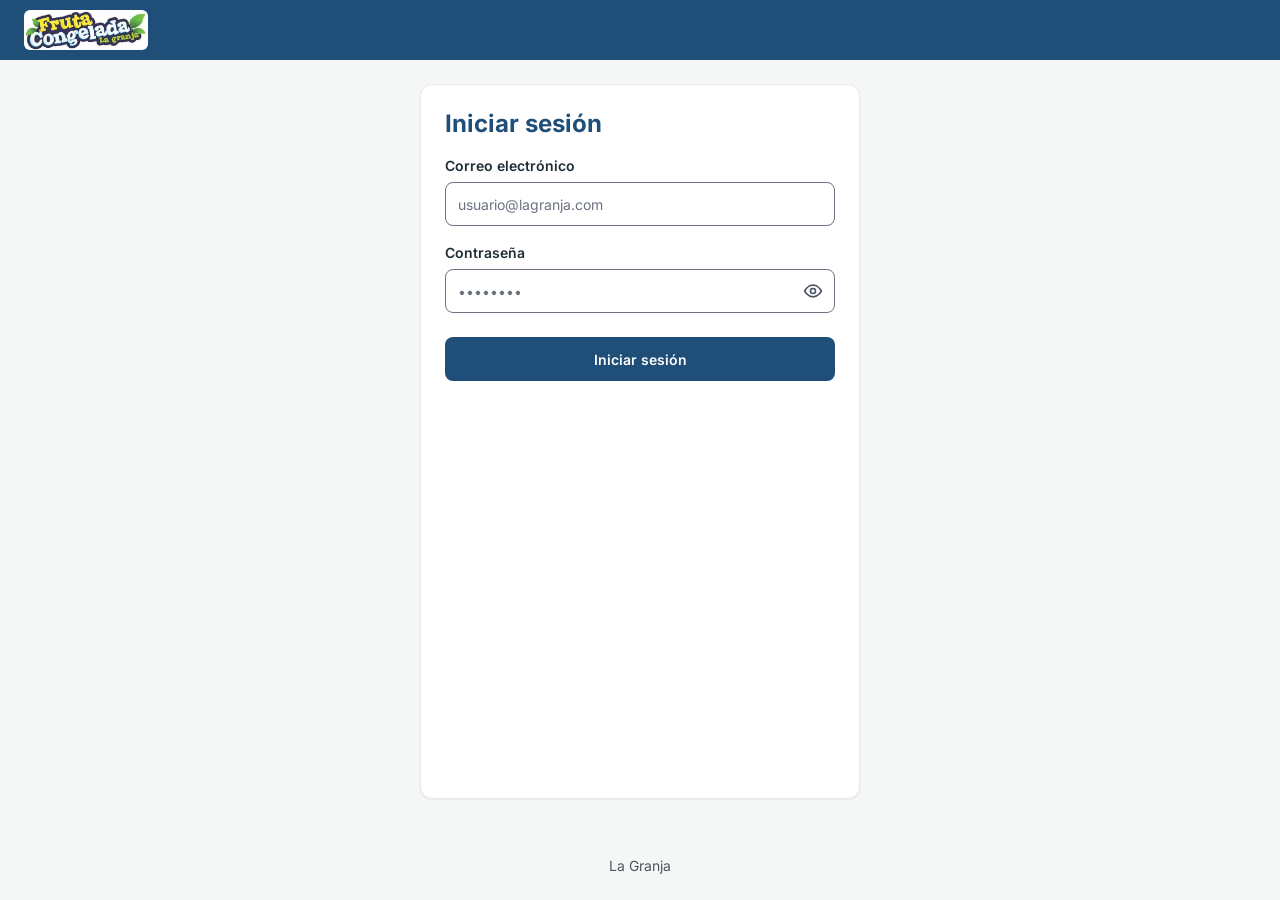
<file: index.html>
<!DOCTYPE html>
<html lang="es">
<head>
  <meta charset="utf-8">
  <meta name="viewport" content="width=device-width, initial-scale=1">
  <title>Iniciar sesión · La Granja</title>
  <meta name="description" content="Acceso al sistema de gestión de Fruta Congelada La Granja">
  <meta name="theme-color" content="#1F4E79">
  <link rel="icon" href="data:,">
  <link rel="stylesheet" href="css/estilos.css">
  <script>document.documentElement.className+=" js";</script>
</head>
<body>
  <a class="enlace-salto" href="#contenido">Saltar al contenido</a>
  <header class="barra barra--simple">
    <div class="barra__in">
      <a class="logo" href="index.html"><img src="img/logo.jpg" width="124" height="40" alt="Fruta Congelada La Granja, ir al inicio de sesión"></a>
    </div>
  </header>
  <main id="contenido" class="login">
    <section class="tarjeta tarjeta--login" aria-labelledby="titulo">
      <h1 id="titulo">Iniciar sesión</h1>
      <form action="inventario.html" method="get">
        <label for="usuario">Correo electrónico</label>
        <input id="usuario" type="email" autocomplete="username" placeholder="usuario@lagranja.com" required>
        <label for="clave">Contraseña</label>
        <div class="campo-clave">
          <input id="clave" type="password" autocomplete="current-password" placeholder="••••••••" required>
          <button class="ojo" type="button" aria-controls="clave" aria-pressed="false" aria-label="Mostrar contraseña"><svg aria-hidden="true" focusable="false" width="20" height="20" viewBox="0 0 24 24" fill="none" stroke="currentColor" stroke-width="2" stroke-linecap="round" stroke-linejoin="round"><path d="M2 12s3.6-7 10-7 10 7 10 7-3.6 7-10 7S2 12 2 12Z"/><circle cx="12" cy="12" r="3"/></svg></button>
        </div>
        <button class="btn btn--primario btn--completo" type="submit">Iniciar sesión</button>
      </form>
    </section>
  </main>
  <footer>
    <p>La Granja</p>
  </footer>
  <script src="js/app.js"></script>
</body>
</html>
</file>
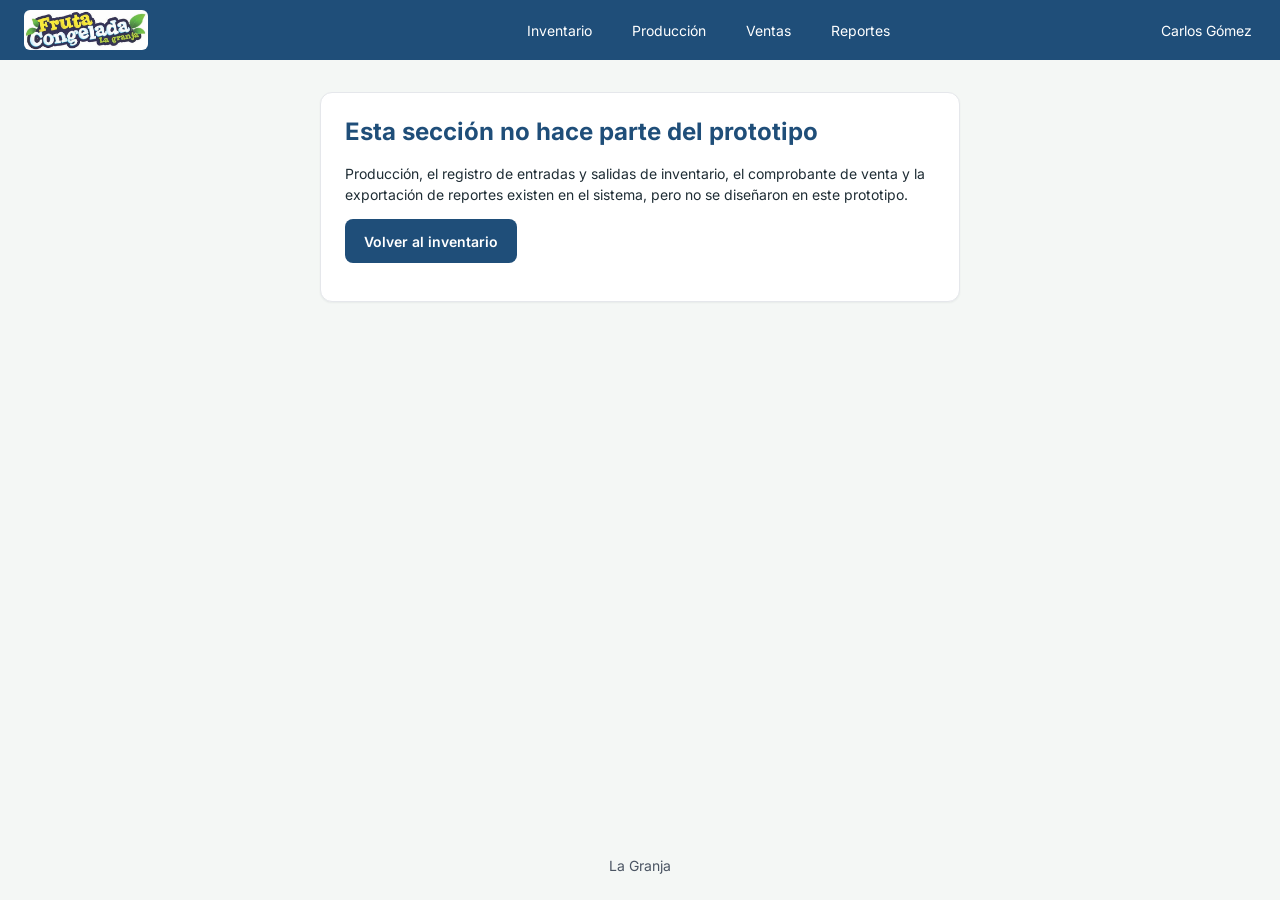
<file: en-construccion.html>
<!DOCTYPE html>
<html lang="es">
<head>
  <meta charset="utf-8">
  <meta name="viewport" content="width=device-width, initial-scale=1">
  <title>Sección fuera del prototipo · La Granja</title>
  <meta name="description" content="Sección que no hace parte del prototipo de este entregable">
  <meta name="theme-color" content="#1F4E79">
  <link rel="icon" href="data:,">
  <link rel="stylesheet" href="css/estilos.css">
  <script>document.documentElement.className+=" js";</script>
</head>
<body>
  <a class="enlace-salto" href="#contenido">Saltar al contenido</a>
  <header class="barra">
    <div class="barra__in">
      <a class="logo" href="index.html"><img src="img/logo.jpg" width="124" height="40" alt="Fruta Congelada La Granja, ir al inicio de sesión"></a>
      <button class="menu-toggle" type="button" aria-expanded="false" aria-controls="menu">Menú</button>
      <nav id="menu" class="menu" aria-label="Principal">
        <ul>
          <li><a href="inventario.html">Inventario</a></li><li><a href="en-construccion.html">Producción</a></li><li><a href="registrar-venta.html">Ventas</a></li><li><a href="reportes.html">Reportes</a></li>
          <li class="usuario"><span>Carlos Gómez</span></li>
        </ul>
      </nav>
    </div>
  </header>
  <main id="contenido">
    <section class="tarjeta tarjeta--form" aria-labelledby="titulo">
      <h1 id="titulo">Esta sección no hace parte del prototipo</h1>
      <p>Producción, el registro de entradas y salidas de inventario, el comprobante de venta y la exportación de reportes existen en el sistema, pero no se diseñaron en este prototipo.</p>
      <p><a class="btn btn--primario" href="inventario.html">Volver al inventario</a></p>
    </section>
  </main>
  <footer>
    <p>La Granja</p>
  </footer>
  <script src="js/app.js"></script>
</body>
</html>
</file>
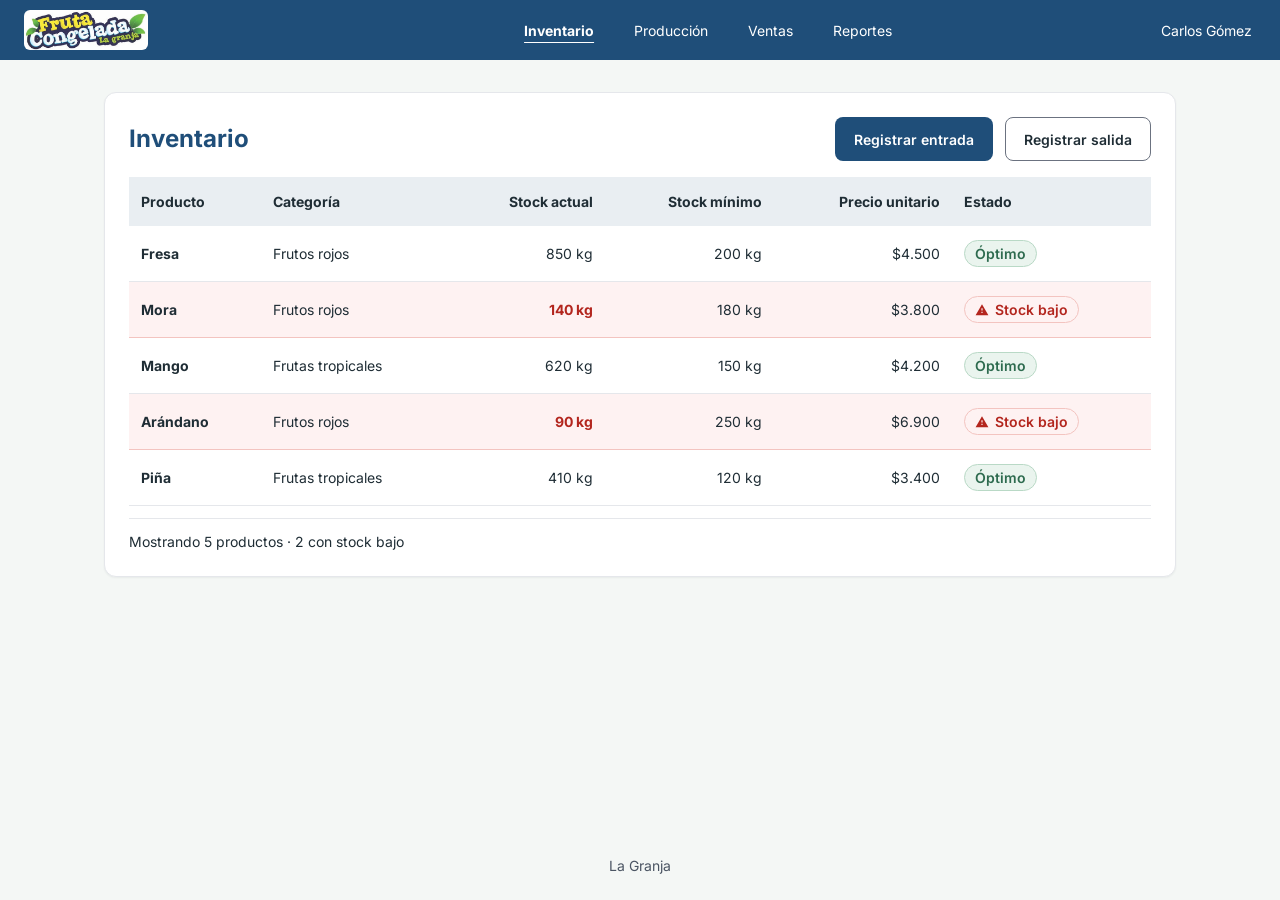
<file: inventario.html>
<!DOCTYPE html>
<html lang="es">
<head>
  <meta charset="utf-8">
  <meta name="viewport" content="width=device-width, initial-scale=1">
  <title>Inventario · La Granja</title>
  <meta name="description" content="Consulta del stock de productos de La Granja">
  <meta name="theme-color" content="#1F4E79">
  <link rel="icon" href="data:,">
  <link rel="stylesheet" href="css/estilos.css">
  <script>document.documentElement.className+=" js";</script>
</head>
<body>
  <a class="enlace-salto" href="#contenido">Saltar al contenido</a>
  <header class="barra">
    <div class="barra__in">
      <a class="logo" href="index.html"><img src="img/logo.jpg" width="124" height="40" alt="Fruta Congelada La Granja, ir al inicio de sesión"></a>
      <button class="menu-toggle" type="button" aria-expanded="false" aria-controls="menu">Menú</button>
      <nav id="menu" class="menu" aria-label="Principal">
        <ul>
          <li><a href="inventario.html" aria-current="page">Inventario</a></li><li><a href="en-construccion.html">Producción</a></li><li><a href="registrar-venta.html">Ventas</a></li><li><a href="reportes.html">Reportes</a></li>
          <li class="usuario"><span>Carlos Gómez</span></li>
        </ul>
      </nav>
    </div>
  </header>
  <main id="contenido">
    <section class="tarjeta" aria-labelledby="titulo">
      <div class="cabecera-pagina">
        <h1 id="titulo">Inventario</h1>
        <div class="acciones">
          <a class="btn btn--primario" href="en-construccion.html">Registrar entrada</a>
          <a class="btn btn--sec" href="en-construccion.html">Registrar salida</a>
        </div>
      </div>
      <table class="tabla">
        <caption class="sr-only">Stock actual de los productos</caption>
        <thead>
          <tr><th scope="col">Producto</th><th scope="col">Categoría</th><th scope="col" class="num">Stock actual</th><th scope="col" class="num">Stock mínimo</th><th scope="col" class="num">Precio unitario</th><th scope="col">Estado</th></tr>
        </thead>
        <tbody>
          <tr>
            <th scope="row">Fresa</th>
            <td data-label="Categoría">Frutos rojos</td>
            <td class="num" data-label="Stock actual">850 kg</td>
            <td class="num" data-label="Stock mínimo">200 kg</td>
            <td class="num" data-label="Precio unitario">$4.500</td>
            <td data-label="Estado"><span class="insignia insignia--ok">Óptimo</span></td>
          </tr>
          <tr class="alerta">
            <th scope="row">Mora</th>
            <td data-label="Categoría">Frutos rojos</td>
            <td class="num stock-bajo" data-label="Stock actual">140 kg</td>
            <td class="num" data-label="Stock mínimo">180 kg</td>
            <td class="num" data-label="Precio unitario">$3.800</td>
            <td data-label="Estado"><span class="insignia insignia--bajo"><svg aria-hidden="true" focusable="false" width="14" height="14" viewBox="0 0 24 24" fill="currentColor"><path d="M12 2 1 21h22L12 2Zm1 15h-2v-2h2v2Zm0-4h-2V9h2v4Z"/></svg> Stock bajo</span></td>
          </tr>
          <tr>
            <th scope="row">Mango</th>
            <td data-label="Categoría">Frutas tropicales</td>
            <td class="num" data-label="Stock actual">620 kg</td>
            <td class="num" data-label="Stock mínimo">150 kg</td>
            <td class="num" data-label="Precio unitario">$4.200</td>
            <td data-label="Estado"><span class="insignia insignia--ok">Óptimo</span></td>
          </tr>
          <tr class="alerta">
            <th scope="row">Arándano</th>
            <td data-label="Categoría">Frutos rojos</td>
            <td class="num stock-bajo" data-label="Stock actual">90 kg</td>
            <td class="num" data-label="Stock mínimo">250 kg</td>
            <td class="num" data-label="Precio unitario">$6.900</td>
            <td data-label="Estado"><span class="insignia insignia--bajo"><svg aria-hidden="true" focusable="false" width="14" height="14" viewBox="0 0 24 24" fill="currentColor"><path d="M12 2 1 21h22L12 2Zm1 15h-2v-2h2v2Zm0-4h-2V9h2v4Z"/></svg> Stock bajo</span></td>
          </tr>
          <tr>
            <th scope="row">Piña</th>
            <td data-label="Categoría">Frutas tropicales</td>
            <td class="num" data-label="Stock actual">410 kg</td>
            <td class="num" data-label="Stock mínimo">120 kg</td>
            <td class="num" data-label="Precio unitario">$3.400</td>
            <td data-label="Estado"><span class="insignia insignia--ok">Óptimo</span></td>
          </tr>
        </tbody>
      </table>
      <p class="pie-tabla">Mostrando 5 productos · 2 con stock bajo</p>
    </section>
  </main>
  <footer>
    <p>La Granja</p>
  </footer>
  <script src="js/app.js"></script>
</body>
</html>
</file>
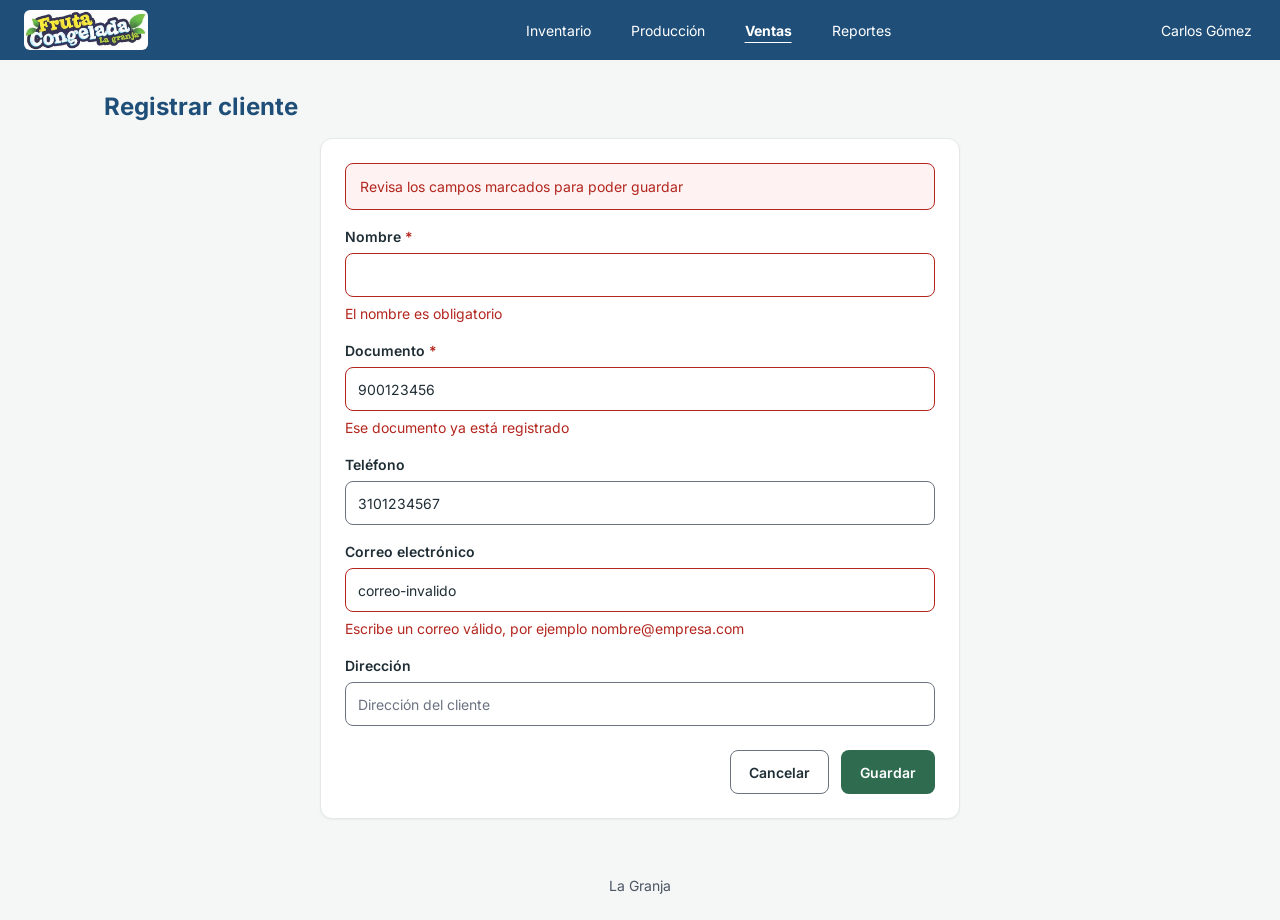
<file: registrar-cliente-errores.html>
<!DOCTYPE html>
<html lang="es">
<head>
  <meta charset="utf-8">
  <meta name="viewport" content="width=device-width, initial-scale=1">
  <title>Registrar cliente: errores de validación · La Granja</title>
  <meta name="description" content="Estado de error del formulario de registro de clientes">
  <meta name="theme-color" content="#1F4E79">
  <link rel="icon" href="data:,">
  <link rel="stylesheet" href="css/estilos.css">
  <script>document.documentElement.className+=" js";</script>
</head>
<body>
  <a class="enlace-salto" href="#contenido">Saltar al contenido</a>
  <header class="barra">
    <div class="barra__in">
      <a class="logo" href="index.html"><img src="img/logo.jpg" width="124" height="40" alt="Fruta Congelada La Granja, ir al inicio de sesión"></a>
      <button class="menu-toggle" type="button" aria-expanded="false" aria-controls="menu">Menú</button>
      <nav id="menu" class="menu" aria-label="Principal">
        <ul>
          <li><a href="inventario.html">Inventario</a></li><li><a href="en-construccion.html">Producción</a></li><li><a href="registrar-venta.html" aria-current="page">Ventas</a></li><li><a href="reportes.html">Reportes</a></li>
          <li class="usuario"><span>Carlos Gómez</span></li>
        </ul>
      </nav>
    </div>
  </header>
  <main id="contenido">
    <h1 id="titulo">Registrar cliente</h1>
    <section class="tarjeta tarjeta--form" aria-labelledby="titulo">
      <div class="aviso" role="alert">Revisa los campos marcados para poder guardar</div>
      <form id="form-cliente-errores" action="registrar-venta.html" method="get" novalidate>
        <label for="nombre">Nombre <span class="req" aria-hidden="true">*</span><span class="sr-only">(obligatorio)</span></label>
        <input id="nombre" type="text" maxlength="100" autocomplete="off" aria-invalid="true" aria-describedby="nombre-error">
        <p id="nombre-error" class="error">El nombre es obligatorio</p>
        <label for="documento">Documento <span class="req" aria-hidden="true">*</span><span class="sr-only">(obligatorio)</span></label>
        <input id="documento" type="text" maxlength="20" inputmode="numeric" autocomplete="off" value="900123456" aria-invalid="true" aria-describedby="documento-error">
        <p id="documento-error" class="error">Ese documento ya está registrado</p>
        <label for="telefono">Teléfono</label>
        <input id="telefono" type="tel" maxlength="20" autocomplete="tel" value="3101234567">
        <label for="correo">Correo electrónico</label>
        <input id="correo" type="email" maxlength="100" value="correo-invalido" aria-invalid="true" aria-describedby="correo-error" autocomplete="email">
        <p id="correo-error" class="error">Escribe un correo válido, por ejemplo nombre@empresa.com</p>
        <label for="direccion">Dirección</label>
        <input id="direccion" type="text" maxlength="200" placeholder="Dirección del cliente" autocomplete="address-line1">
        <div class="fila-botones">
          <a class="btn btn--sec" href="registrar-venta.html">Cancelar</a>
          <button class="btn btn--confirmar" type="submit">Guardar</button>
        </div>
      </form>
    </section>
  </main>
  <footer>
    <p>La Granja</p>
  </footer>
  <script src="js/app.js"></script>
</body>
</html>
</file>
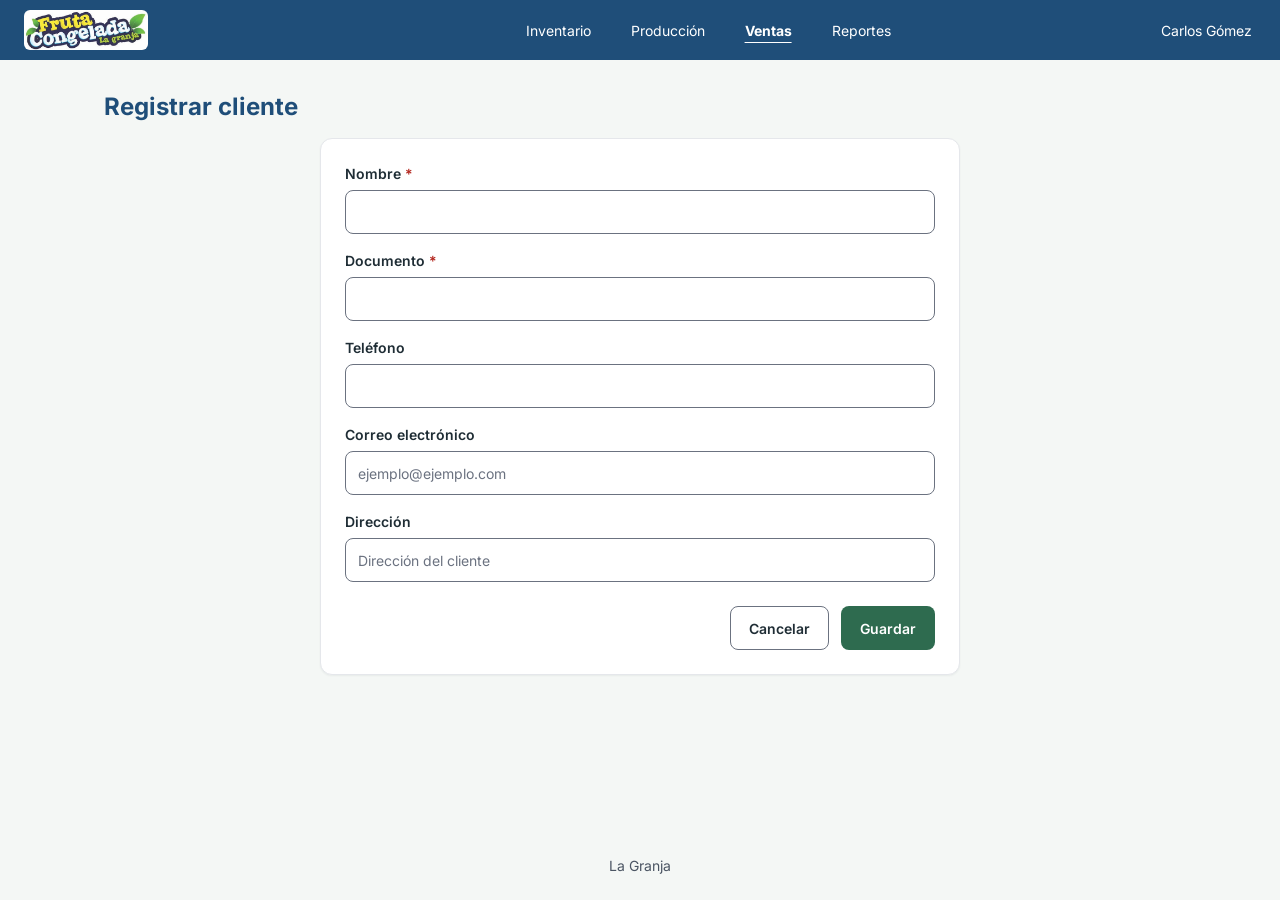
<file: registrar-cliente.html>
<!DOCTYPE html>
<html lang="es">
<head>
  <meta charset="utf-8">
  <meta name="viewport" content="width=device-width, initial-scale=1">
  <title>Registrar cliente · La Granja</title>
  <meta name="description" content="Formulario para registrar un cliente nuevo">
  <meta name="theme-color" content="#1F4E79">
  <link rel="icon" href="data:,">
  <link rel="stylesheet" href="css/estilos.css">
  <script>document.documentElement.className+=" js";</script>
</head>
<body>
  <a class="enlace-salto" href="#contenido">Saltar al contenido</a>
  <header class="barra">
    <div class="barra__in">
      <a class="logo" href="index.html"><img src="img/logo.jpg" width="124" height="40" alt="Fruta Congelada La Granja, ir al inicio de sesión"></a>
      <button class="menu-toggle" type="button" aria-expanded="false" aria-controls="menu">Menú</button>
      <nav id="menu" class="menu" aria-label="Principal">
        <ul>
          <li><a href="inventario.html">Inventario</a></li><li><a href="en-construccion.html">Producción</a></li><li><a href="registrar-venta.html" aria-current="page">Ventas</a></li><li><a href="reportes.html">Reportes</a></li>
          <li class="usuario"><span>Carlos Gómez</span></li>
        </ul>
      </nav>
    </div>
  </header>
  <main id="contenido">
    <h1 id="titulo">Registrar cliente</h1>
    <section class="tarjeta tarjeta--form" aria-labelledby="titulo">
      <form id="form-cliente" action="registrar-venta.html" method="get" novalidate>
        <label for="nombre">Nombre <span class="req" aria-hidden="true">*</span><span class="sr-only">(obligatorio)</span></label>
        <input id="nombre" type="text" maxlength="100" autocomplete="off">
        <label for="documento">Documento <span class="req" aria-hidden="true">*</span><span class="sr-only">(obligatorio)</span></label>
        <input id="documento" type="text" maxlength="20" inputmode="numeric" autocomplete="off">
        <label for="telefono">Teléfono</label>
        <input id="telefono" type="tel" maxlength="20" autocomplete="tel">
        <label for="correo">Correo electrónico</label>
        <input id="correo" type="email" maxlength="100" placeholder="ejemplo@ejemplo.com" autocomplete="email">
        <label for="direccion">Dirección</label>
        <input id="direccion" type="text" maxlength="200" placeholder="Dirección del cliente" autocomplete="address-line1">
        <div class="fila-botones">
          <a class="btn btn--sec" href="registrar-venta.html">Cancelar</a>
          <button class="btn btn--confirmar" type="submit">Guardar</button>
        </div>
      </form>
    </section>
  </main>
  <footer>
    <p>La Granja</p>
  </footer>
  <script src="js/app.js"></script>
</body>
</html>
</file>
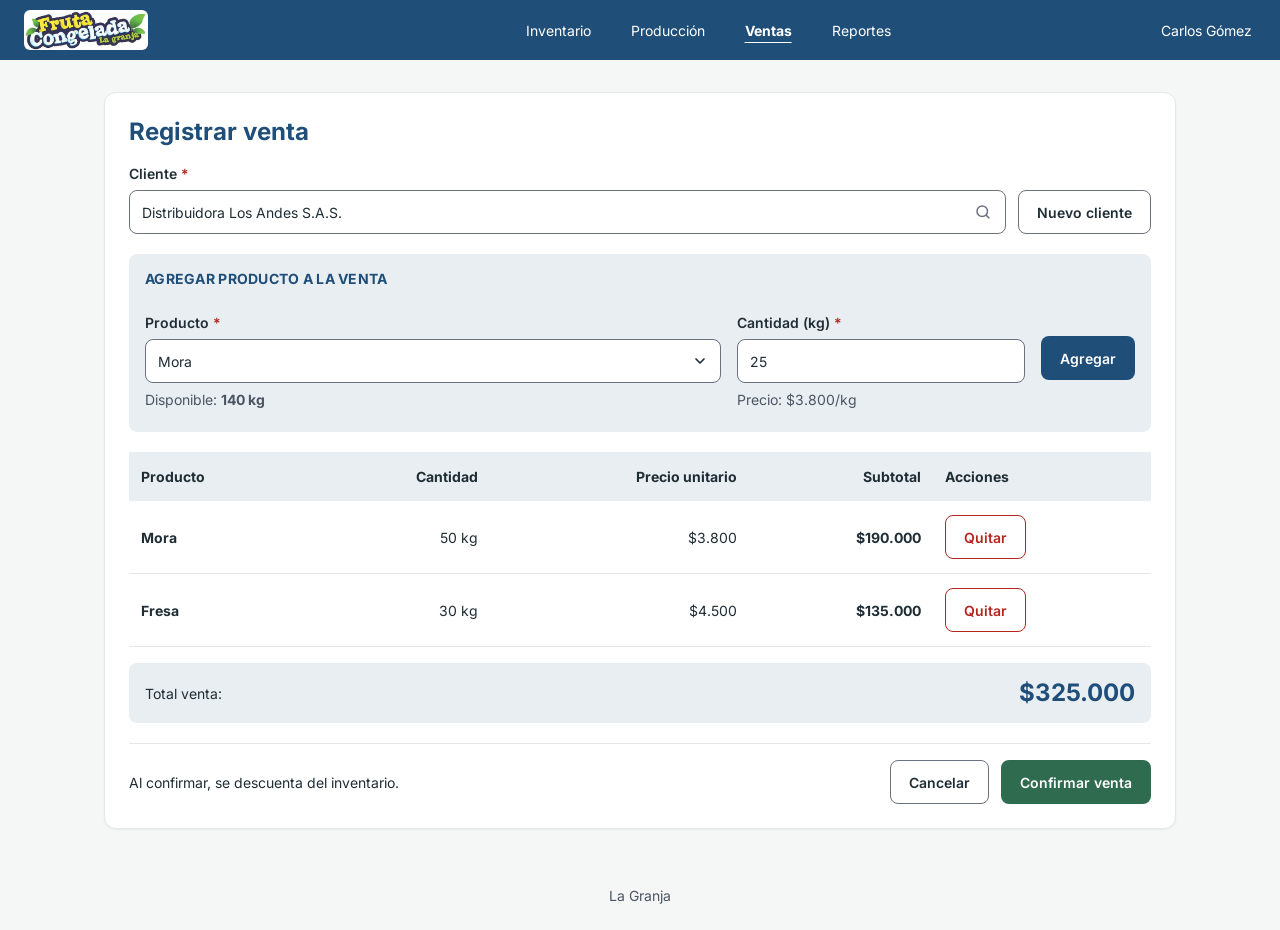
<file: registrar-venta.html>
<!DOCTYPE html>
<html lang="es">
<head>
  <meta charset="utf-8">
  <meta name="viewport" content="width=device-width, initial-scale=1">
  <title>Registrar venta · La Granja</title>
  <meta name="description" content="Registro de una venta con su cliente y sus productos">
  <meta name="theme-color" content="#1F4E79">
  <link rel="icon" href="data:,">
  <link rel="stylesheet" href="css/estilos.css">
  <script>document.documentElement.className+=" js";</script>
</head>
<body>
  <a class="enlace-salto" href="#contenido">Saltar al contenido</a>
  <header class="barra">
    <div class="barra__in">
      <a class="logo" href="index.html"><img src="img/logo.jpg" width="124" height="40" alt="Fruta Congelada La Granja, ir al inicio de sesión"></a>
      <button class="menu-toggle" type="button" aria-expanded="false" aria-controls="menu">Menú</button>
      <nav id="menu" class="menu" aria-label="Principal">
        <ul>
          <li><a href="inventario.html">Inventario</a></li><li><a href="en-construccion.html">Producción</a></li><li><a href="registrar-venta.html" aria-current="page">Ventas</a></li><li><a href="reportes.html">Reportes</a></li>
          <li class="usuario"><span>Carlos Gómez</span></li>
        </ul>
      </nav>
    </div>
  </header>
  <main id="contenido">
    <section class="tarjeta" aria-labelledby="titulo">
      <h1 id="titulo">Registrar venta</h1>
      <form action="en-construccion.html" method="get">
        <div class="fila-cliente">
          <div>
            <label for="cliente">Cliente <span class="req" aria-hidden="true">*</span><span class="sr-only">(obligatorio)</span></label>
            <div class="campo-icono">
              <input id="cliente" type="text" value="Distribuidora Los Andes S.A.S." autocomplete="off" required>
              <svg aria-hidden="true" focusable="false" width="18" height="18" viewBox="0 0 24 24" fill="none" stroke="currentColor" stroke-width="2" stroke-linecap="round" stroke-linejoin="round"><circle cx="11" cy="11" r="7"/><path d="m20 20-3.5-3.5"/></svg>
            </div>
          </div>
          <a class="btn btn--sec" href="registrar-cliente.html">Nuevo cliente</a>
        </div>

        <section class="panel" aria-labelledby="agregar-titulo">
          <h2 id="agregar-titulo">Agregar producto a la venta</h2>
          <div class="rejilla">
            <div>
              <label for="producto">Producto <span class="req" aria-hidden="true">*</span><span class="sr-only">(obligatorio)</span></label>
              <select id="producto">
                <option value="Fresa" data-stock="850" data-precio="4500">Fresa</option>
                <option value="Mora" data-stock="140" data-precio="3800" selected>Mora</option>
                <option value="Mango" data-stock="620" data-precio="4200">Mango</option>
                <option value="Arándano" data-stock="90" data-precio="6900">Arándano</option>
                <option value="Piña" data-stock="410" data-precio="3400">Piña</option>
              </select>
              <p id="disponible" class="ayuda" aria-live="polite">Disponible: <strong>140 kg</strong></p>
            </div>
            <div>
              <label for="cantidad">Cantidad (kg) <span class="req" aria-hidden="true">*</span><span class="sr-only">(obligatorio)</span></label>
              <input id="cantidad" type="number" min="1" inputmode="numeric" value="25">
              <p id="precio" class="ayuda">Precio: $3.800/kg</p>
            </div>
            <button id="agregar" class="btn btn--primario" type="button">Agregar</button>
          </div>
          <p id="msg-venta" class="error" role="alert"></p>
        </section>

        <table class="tabla">
          <caption class="sr-only">Productos de la venta</caption>
          <thead>
            <tr><th scope="col">Producto</th><th scope="col" class="num">Cantidad</th><th scope="col" class="num">Precio unitario</th><th scope="col" class="num">Subtotal</th><th scope="col">Acciones</th></tr>
          </thead>
          <tbody id="detalle">
            <tr data-producto="Mora" data-cantidad="50" data-subtotal="190000">
              <th scope="row">Mora</th>
              <td class="num" data-label="Cantidad">50 kg</td>
              <td class="num" data-label="Precio unitario">$3.800</td>
              <td class="num" data-label="Subtotal"><strong>$190.000</strong></td>
              <td data-label="Acciones"><button type="button" class="btn btn--peligro quitar" aria-label="Quitar Mora">Quitar</button></td>
            </tr>
            <tr data-producto="Fresa" data-cantidad="30" data-subtotal="135000">
              <th scope="row">Fresa</th>
              <td class="num" data-label="Cantidad">30 kg</td>
              <td class="num" data-label="Precio unitario">$4.500</td>
              <td class="num" data-label="Subtotal"><strong>$135.000</strong></td>
              <td data-label="Acciones"><button type="button" class="btn btn--peligro quitar" aria-label="Quitar Fresa">Quitar</button></td>
            </tr>
          </tbody>
        </table>

        <p class="total" aria-live="polite"><span>Total venta:</span> <strong id="total">$325.000</strong></p>

        <div class="pie-form">
          <p>Al confirmar, se descuenta del inventario.</p>
          <div class="botones-fin">
            <a class="btn btn--sec" href="registrar-venta.html">Cancelar</a>
            <button class="btn btn--confirmar" type="submit">Confirmar venta</button>
          </div>
        </div>
      </form>
    </section>
  </main>
  <footer>
    <p>La Granja</p>
  </footer>
  <script src="js/app.js"></script>
</body>
</html>
</file>
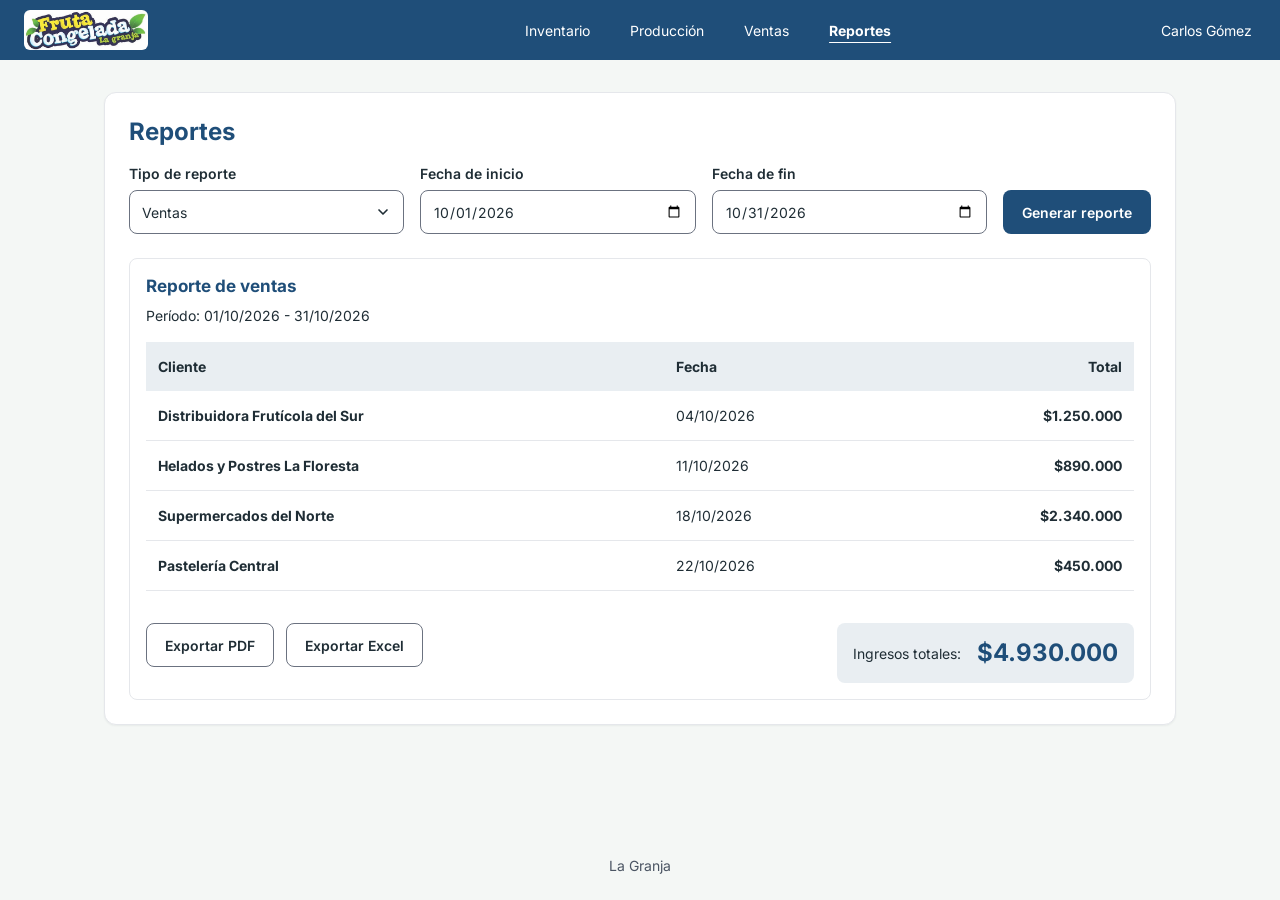
<file: reportes.html>
<!DOCTYPE html>
<html lang="es">
<head>
  <meta charset="utf-8">
  <meta name="viewport" content="width=device-width, initial-scale=1">
  <title>Reportes · La Granja</title>
  <meta name="description" content="Reportes de inventario, producción y ventas por período">
  <meta name="theme-color" content="#1F4E79">
  <link rel="icon" href="data:,">
  <link rel="stylesheet" href="css/estilos.css">
  <script>document.documentElement.className+=" js";</script>
</head>
<body>
  <a class="enlace-salto" href="#contenido">Saltar al contenido</a>
  <header class="barra">
    <div class="barra__in">
      <a class="logo" href="index.html"><img src="img/logo.jpg" width="124" height="40" alt="Fruta Congelada La Granja, ir al inicio de sesión"></a>
      <button class="menu-toggle" type="button" aria-expanded="false" aria-controls="menu">Menú</button>
      <nav id="menu" class="menu" aria-label="Principal">
        <ul>
          <li><a href="inventario.html">Inventario</a></li><li><a href="en-construccion.html">Producción</a></li><li><a href="registrar-venta.html">Ventas</a></li><li><a href="reportes.html" aria-current="page">Reportes</a></li>
          <li class="usuario"><span>Carlos Gómez</span></li>
        </ul>
      </nav>
    </div>
  </header>
  <main id="contenido">
    <section class="tarjeta" aria-labelledby="titulo">
      <h1 id="titulo">Reportes</h1>
      <form class="filtros" action="reportes.html" method="get">
        <div>
          <label for="tipo">Tipo de reporte</label>
          <select id="tipo">
            <option>Inventario</option>
            <option>Producción</option>
            <option selected>Ventas</option>
          </select>
        </div>
        <div>
          <label for="inicio">Fecha de inicio</label>
          <input id="inicio" type="date" value="2026-10-01">
        </div>
        <div>
          <label for="fin">Fecha de fin</label>
          <input id="fin" type="date" value="2026-10-31">
        </div>
        <button class="btn btn--primario" type="submit">Generar reporte</button>
      </form>

      <section class="resultado" aria-labelledby="rep-titulo">
        <h2 id="rep-titulo">Reporte de ventas</h2>
        <p class="periodo">Período: 01/10/2026 - 31/10/2026</p>
        <table class="tabla">
          <caption class="sr-only">Ventas de octubre de 2026 por cliente</caption>
          <thead>
            <tr><th scope="col">Cliente</th><th scope="col">Fecha</th><th scope="col" class="num">Total</th></tr>
          </thead>
          <tbody>
            <tr>
              <th scope="row">Distribuidora Frutícola del Sur</th>
              <td data-label="Fecha">04/10/2026</td>
              <td class="num" data-label="Total"><strong>$1.250.000</strong></td>
            </tr>
            <tr>
              <th scope="row">Helados y Postres La Floresta</th>
              <td data-label="Fecha">11/10/2026</td>
              <td class="num" data-label="Total"><strong>$890.000</strong></td>
            </tr>
            <tr>
              <th scope="row">Supermercados del Norte</th>
              <td data-label="Fecha">18/10/2026</td>
              <td class="num" data-label="Total"><strong>$2.340.000</strong></td>
            </tr>
            <tr>
              <th scope="row">Pastelería Central</th>
              <td data-label="Fecha">22/10/2026</td>
              <td class="num" data-label="Total"><strong>$450.000</strong></td>
            </tr>
          </tbody>
        </table>
        <div class="barra-reporte">
          <div class="acciones">
            <a class="btn btn--sec" href="en-construccion.html">Exportar PDF</a>
            <a class="btn btn--sec" href="en-construccion.html">Exportar Excel</a>
          </div>
          <p class="total">Ingresos totales: <strong>$4.930.000</strong></p>
        </div>
      </section>
    </section>
  </main>
  <footer>
    <p>La Granja</p>
  </footer>
  <script src="js/app.js"></script>
</body>
</html>
</file>
<file: css/estilos.css>
/* La Granja · maqueta responsive · una sola hoja de estilos para las seis pantallas
   Enfoque "mobile first": las reglas base son para 360 px; los media queries amplían a 768 px y 1280 px. */
@font-face{font-family:"Inter";font-style:normal;font-weight:400;font-display:swap;src:url("../fonts/inter-latin-400-normal.woff2") format("woff2")}
@font-face{font-family:"Inter";font-style:normal;font-weight:600;font-display:swap;src:url("../fonts/inter-latin-600-normal.woff2") format("woff2")}
@font-face{font-family:"Inter";font-style:normal;font-weight:700;font-display:swap;src:url("../fonts/inter-latin-700-normal.woff2") format("woff2")}

:root{
  --azul:#1F4E79; --verde:#2E6B4F; --hueso:#F4F7F5; --texto:#1F2D35;
  --rojo:#B3261E; --gris:#6B7280; --gris-pie:#4B5563; --tinte:#E9EEF2; --aviso:#FEF2F2; --blanco:#FFFFFF;
  --radio:8px;
}
*,*::before,*::after{box-sizing:border-box}
html{-webkit-text-size-adjust:100%}
body{margin:0;min-height:100vh;display:flex;flex-direction:column;background:var(--hueso);color:var(--texto);
  font-family:"Inter",system-ui,-apple-system,"Segoe UI",Roboto,Arial,sans-serif;font-size:.875rem;line-height:1.5}
img{max-width:100%;height:auto}
a{color:var(--azul)}
.sr-only{position:absolute;width:1px;height:1px;margin:-1px;padding:0;overflow:hidden;clip:rect(0,0,0,0);white-space:nowrap;border:0}
.enlace-salto{position:absolute;left:8px;top:-60px;z-index:20;background:var(--blanco);color:var(--azul);padding:12px 16px;border-radius:var(--radio);font-weight:600}
.enlace-salto:focus{top:8px}
:focus-visible{outline:3px solid var(--azul);outline-offset:2px}
.barra :focus-visible{outline-color:var(--blanco)}

/* ---------- Barra superior ---------- */
.barra{background:var(--azul);color:var(--blanco);position:relative}
.barra__in{display:flex;flex-wrap:wrap;align-items:center;justify-content:space-between;gap:12px;min-height:56px;padding:8px 16px}
.logo{display:flex;align-items:center;min-height:44px;line-height:0}
.logo img{height:40px;width:auto;border-radius:6px;background:var(--blanco)}
.menu-toggle{display:none;min-height:44px;min-width:44px;padding:0 14px;border:1px solid var(--blanco);border-radius:var(--radio);background:transparent;color:var(--blanco);font:inherit;font-weight:600;cursor:pointer}
.js .menu-toggle{display:inline-flex;align-items:center}
.menu{width:100%}
.menu ul{list-style:none;margin:0;padding:0}
.menu a{display:flex;align-items:center;min-height:44px;padding:0 4px;color:var(--blanco);text-decoration:none}
.menu a[aria-current="page"]{font-weight:700;text-decoration:underline;text-underline-offset:6px}
.menu a:hover{text-decoration:underline}
.menu .usuario{display:flex;align-items:center;min-height:44px;padding:0 4px;color:var(--blanco)}
.js .menu{display:none}
.js .menu.abierto{display:block}
.barra--simple .barra__in{justify-content:flex-start}

/* ---------- Contenido ---------- */
main{flex:1;width:100%;max-width:1120px;margin:0 auto;padding:16px}
h1{margin:0 0 16px;font-size:1.5rem;line-height:1.25;color:var(--azul)}
h2{margin:0 0 12px;font-size:1.0625rem;line-height:1.3;color:var(--azul)}
.tarjeta{background:var(--blanco);border:1px solid #E5E7EB;border-radius:12px;padding:16px;box-shadow:0 1px 2px rgba(31,45,53,.06)}
.login{display:flex;justify-content:center;padding-top:24px}
.tarjeta--login{width:100%;max-width:440px}
.tarjeta--form{max-width:640px;margin:0 auto}
.cabecera-pagina{display:flex;flex-direction:column;gap:12px;margin-bottom:16px}
.cabecera-pagina h1{margin:0}
.acciones{display:flex;flex-wrap:wrap;gap:12px}

/* ---------- Formularios ---------- */
label,.etiqueta{display:block;margin:16px 0 6px;font-weight:600}
label:first-child{margin-top:0}
.req{color:var(--rojo)}
input,select{width:100%;min-height:44px;padding:0 12px;border:1px solid var(--gris);border-radius:var(--radio);background:var(--blanco);color:var(--texto);font:inherit}
input::placeholder{color:var(--gris);opacity:1}
select{appearance:none;-webkit-appearance:none;padding-right:40px;
  background-image:url("data:image/svg+xml,%3Csvg xmlns='http://www.w3.org/2000/svg' width='16' height='16' viewBox='0 0 24 24' fill='none' stroke='%231F2D35' stroke-width='2.5' stroke-linecap='round' stroke-linejoin='round'%3E%3Cpath d='m6 9 6 6 6-6'/%3E%3C/svg%3E");
  background-repeat:no-repeat;background-position:right 12px center}
input[aria-invalid="true"]{border-color:var(--rojo)}
.error{margin:6px 0 0;color:var(--rojo)}
.aviso{margin:0 0 16px;padding:12px 14px;border:1px solid var(--rojo);border-radius:var(--radio);background:var(--aviso);color:var(--rojo)}
.ayuda{margin:6px 0 0;color:var(--gris-pie)}
.campo-icono,.campo-clave{position:relative}
.campo-icono input,.campo-clave input{padding-right:48px}
.campo-icono svg{position:absolute;right:14px;top:50%;transform:translateY(-50%);pointer-events:none;color:var(--gris)}
.ojo{position:absolute;right:0;top:0;width:44px;height:44px;display:flex;align-items:center;justify-content:center;border:0;background:transparent;color:var(--gris-pie);cursor:pointer;border-radius:var(--radio)}
.fila-botones{display:flex;flex-wrap:wrap;justify-content:flex-end;gap:12px;margin-top:24px}

/* ---------- Botones ---------- */
.btn{display:inline-flex;align-items:center;justify-content:center;gap:8px;min-height:44px;padding:0 18px;border:1px solid transparent;border-radius:var(--radio);font:inherit;font-weight:600;text-decoration:none;cursor:pointer;text-align:center}
.btn--primario{background:var(--azul);color:var(--blanco)}
.btn--confirmar{background:var(--verde);color:var(--blanco)}
.btn--sec{background:var(--blanco);color:var(--texto);border-color:var(--gris)}
.btn--peligro{background:var(--blanco);color:var(--rojo);border-color:var(--rojo)}
.btn--completo{width:100%;margin-top:24px}
.btn:hover{filter:brightness(.94)}

/* ---------- Tablas (tarjetas en móvil, tabla desde 768 px) ---------- */
.tabla{width:100%;border-collapse:collapse}
.tabla thead{position:absolute;width:1px;height:1px;overflow:hidden;clip:rect(0,0,0,0)}
.tabla tr{display:block;margin-bottom:12px;padding:8px 12px;border:1px solid #E5E7EB;border-radius:var(--radio);background:var(--blanco)}
.tabla th,.tabla td{display:flex;justify-content:space-between;align-items:center;gap:12px;padding:6px 0;text-align:right;font-weight:400}
.tabla td::before{content:attr(data-label);font-weight:600;text-align:left;color:var(--texto)}
.tabla th[scope="row"]{font-weight:700;font-size:1rem;text-align:left;justify-content:flex-start;border-bottom:1px solid #E5E7EB;padding-bottom:8px;margin-bottom:4px}
.tabla tr.alerta{background:var(--aviso);border-color:#F3C4C0}
.tabla td.stock-bajo{color:var(--rojo);font-weight:700}
.insignia{display:inline-flex;align-items:center;gap:6px;padding:2px 10px;border-radius:999px;border:1px solid;font-size:.875rem;font-weight:600;white-space:nowrap}
.insignia--ok{color:var(--verde);background:#EAF4EE;border-color:#B9D9C6}
.insignia--bajo{color:var(--rojo);background:var(--aviso);border-color:#F3C4C0}
.pie-tabla{margin:12px 0 0;padding-top:12px;border-top:1px solid #E5E7EB}

/* ---------- Registrar venta ---------- */
.fila-cliente{display:grid;gap:12px}
.panel{margin:20px 0;padding:16px;border-radius:var(--radio);background:var(--tinte)}
.panel h2{font-size:.875rem;text-transform:uppercase;letter-spacing:.02em}
.panel .rejilla{display:grid;gap:4px 16px}
.panel label{margin-top:12px}
.panel .btn{margin-top:16px}
.total{display:flex;align-items:center;justify-content:space-between;gap:16px;margin:16px 0 0;padding:12px 16px;border-radius:var(--radio);background:var(--tinte)}
.total strong{font-size:1.5rem;color:var(--azul)}
.pie-form{display:flex;flex-direction:column;gap:16px;margin-top:20px;padding-top:16px;border-top:1px solid #E5E7EB}
.pie-form p{margin:0}
.botones-fin{display:flex;flex-wrap:wrap;gap:12px}

/* ---------- Reportes ---------- */
.filtros{display:grid;gap:4px 16px}
.filtros .btn{margin-top:16px}
.resultado{margin-top:24px;padding:16px;border:1px solid #E5E7EB;border-radius:var(--radio)}
.resultado .periodo{margin:-4px 0 16px}
.barra-reporte{display:flex;flex-direction:column;gap:12px;margin-top:16px}

/* ---------- Pie ---------- */
footer{padding:24px 16px;text-align:center;color:var(--gris-pie)}
footer p{margin:0}

/* ======== Tablet: 768 px ======== */
@media (min-width:768px){
  .barra__in{padding:8px 24px;flex-wrap:nowrap}
  .js .menu-toggle{display:none}
  .menu,.js .menu{display:block;flex:1;width:auto}
  .menu ul{position:relative;display:flex;align-items:center;justify-content:center;gap:20px}
  .menu .usuario{position:absolute;right:0;top:0}
  .menu a{padding:0 6px}
  main{padding:24px}
  .tarjeta{padding:24px}
  .cabecera-pagina{flex-direction:row;align-items:center;justify-content:space-between}
  .fila-cliente{grid-template-columns:1fr auto;align-items:end}
  .panel .rejilla{grid-template-columns:2fr 1fr auto;align-items:start}
  .panel .rejilla .btn{margin-top:36px}
  .filtros{grid-template-columns:repeat(2,1fr)}
  .barra-reporte{flex-direction:row;align-items:center;justify-content:space-between}
  .pie-form{flex-direction:row;align-items:center;justify-content:space-between}
  .tabla{display:table}
  .tabla thead{position:static;width:auto;height:auto;overflow:visible;clip:auto}
  .tabla tr{display:table-row;margin:0;padding:0;border:0;border-radius:0;background:transparent}
  .tabla th,.tabla td{display:table-cell;padding:14px 12px;text-align:left;border-bottom:1px solid #E5E7EB;vertical-align:middle}
  .tabla td::before{content:none}
  .tabla thead th{background:var(--tinte);font-weight:700;border-bottom:0}
  .tabla th[scope="row"]{display:table-cell;font-size:.875rem;font-weight:700;border-bottom:1px solid #E5E7EB;margin:0;padding:14px 12px}
  .tabla .num{text-align:right}
  .tabla tr.alerta{background:var(--aviso)}
  .tabla tr.alerta td,.tabla tr.alerta th{border-bottom-color:#F3C4C0}
}

/* ======== Escritorio: 1280 px ======== */
@media (min-width:1024px){
  .filtros{grid-template-columns:1fr 1fr 1fr auto;align-items:end}
  .filtros .btn{margin-top:0}
  .menu ul{gap:28px}
}
@media (min-width:1280px){
  main{padding:32px 24px}
}
@media (prefers-reduced-motion:reduce){*{transition:none!important;animation:none!important}}
</file>
